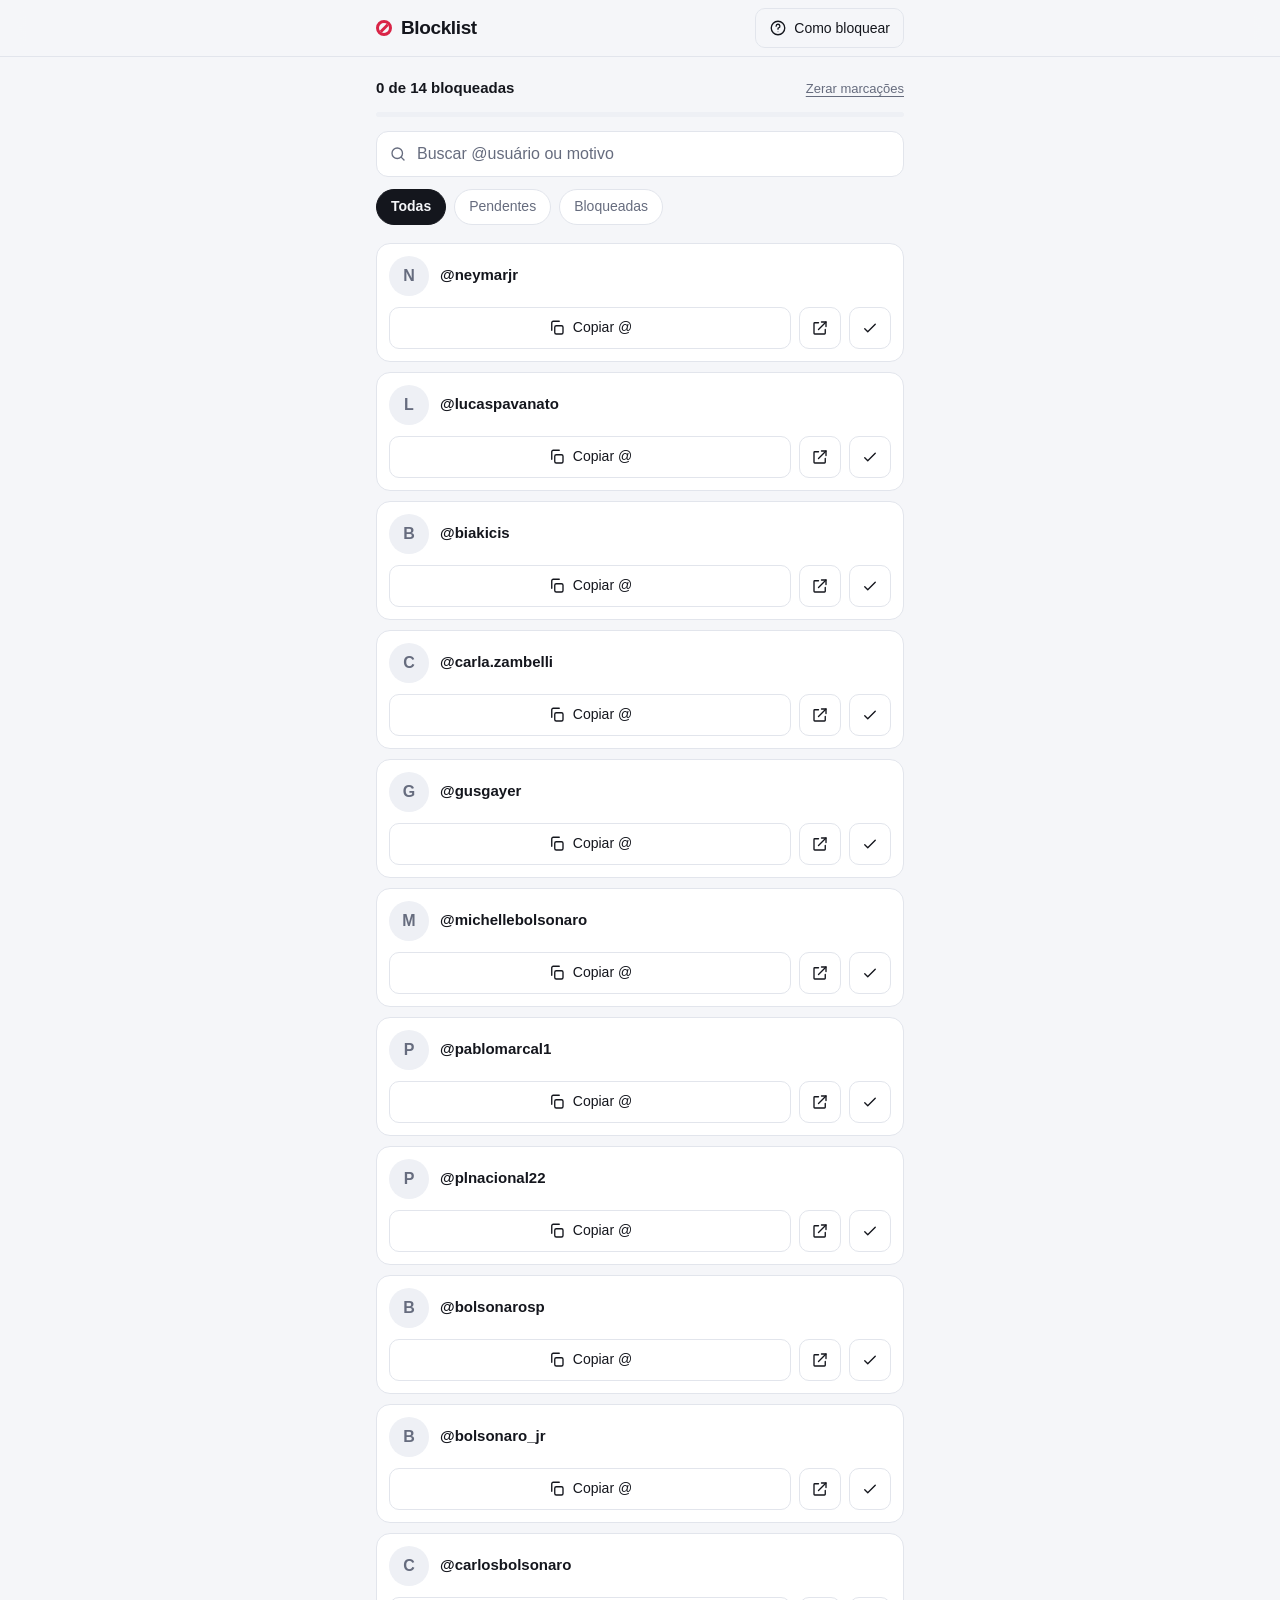
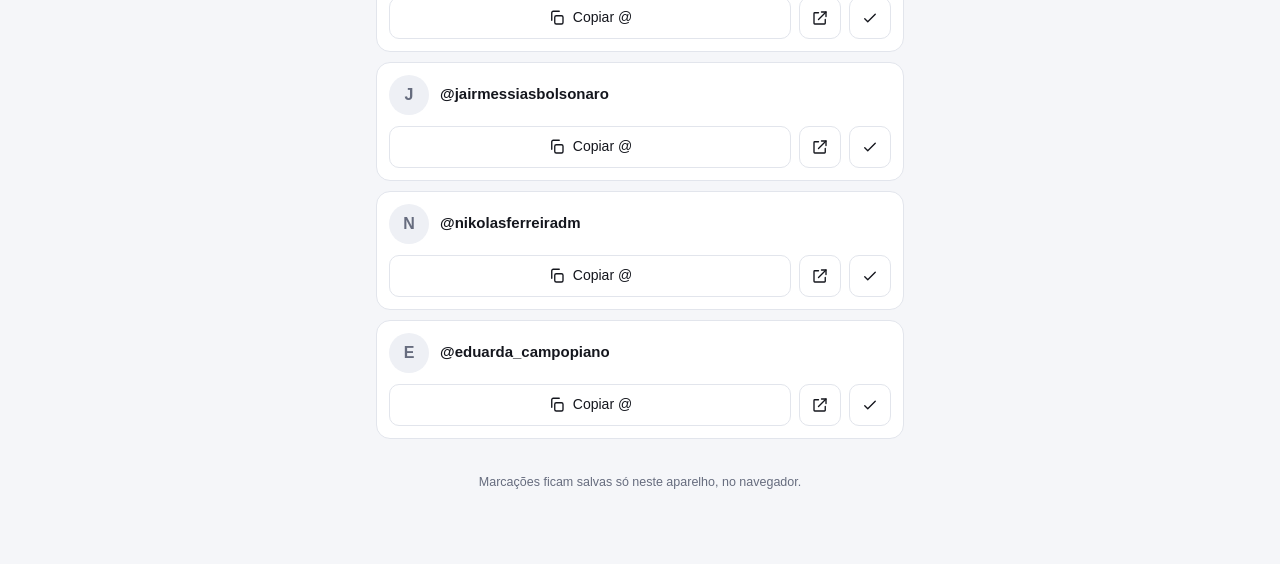
<file: index.html>
<!doctype html>
<html lang="pt-BR">
<head>
<meta charset="utf-8">
<meta name="viewport" content="width=device-width, initial-scale=1, viewport-fit=cover">
<meta name="color-scheme" content="dark light">
<meta name="theme-color" content="#0c0d11">
<title>Blocklist</title>
<meta name="description" content="Lista de contas do Instagram para bloquear, com cópia rápida do @ e instruções passo a passo.">
<link rel="icon" href="data:image/svg+xml,<svg xmlns='http://www.w3.org/2000/svg' viewBox='0 0 32 32'><circle cx='16' cy='16' r='11' fill='none' stroke='%23ff4d6a' stroke-width='4'/><line x1='8' y1='24' x2='24' y2='8' stroke='%23ff4d6a' stroke-width='4'/></svg>">
<link rel="stylesheet" href="styles.css">
</head>
<body>

<header class="topbar">
  <div class="wrap topbar__inner">
    <h1 class="brand">
      <span class="brand__mark" aria-hidden="true"></span>
      Blocklist
    </h1>
    <button type="button" class="btn btn--ghost" id="btnHelp">
      <svg class="ico" viewBox="0 0 24 24" aria-hidden="true"><circle cx="12" cy="12" r="9"/><path d="M9.5 9.5a2.5 2.5 0 1 1 3.2 2.4c-.6.2-.7.6-.7 1.1v.5"/><circle cx="12" cy="17" r=".6" fill="currentColor" stroke="none"/></svg>
      Como bloquear
    </button>
  </div>
</header>

<main class="wrap">

  <section class="progress" aria-label="Progresso">
    <div class="progress__row">
      <strong id="progressText">0 de 0 bloqueadas</strong>
      <button type="button" class="linkbtn" id="btnReset">Zerar marcações</button>
    </div>
    <div class="progress__track"><div class="progress__bar" id="progressBar"></div></div>
  </section>

  <div class="controls">
    <div class="search">
      <svg class="ico search__ico" viewBox="0 0 24 24" aria-hidden="true"><circle cx="11" cy="11" r="7"/><path d="m20 20-3.5-3.5"/></svg>
      <input type="search" id="search" placeholder="Buscar @usuário ou motivo" autocomplete="off" autocapitalize="off" spellcheck="false" aria-label="Buscar na lista">
    </div>
    <div class="chips" role="tablist" aria-label="Filtrar lista">
      <button type="button" class="chip is-active" role="tab" aria-selected="true" data-filter="todas">Todas</button>
      <button type="button" class="chip" role="tab" aria-selected="false" data-filter="pendentes">Pendentes</button>
      <button type="button" class="chip" role="tab" aria-selected="false" data-filter="bloqueadas">Bloqueadas</button>
    </div>
  </div>

  <ul class="list" id="list"></ul>

  <p class="empty" id="empty" hidden>Nenhuma conta encontrada.</p>

  <p class="foot">Marcações ficam salvas só neste aparelho, no navegador.</p>
</main>

<dialog class="sheet" id="helpPanel" aria-labelledby="helpTitle">
  <div class="sheet__panel">
    <div class="sheet__grab" aria-hidden="true"></div>
    <h2 class="sheet__title" id="helpTitle">Como bloquear no Instagram</h2>
    <ol class="steps">
      <li>Toque em <strong>Copiar</strong> na conta da lista. O @ vai para a área de transferência.</li>
      <li>Toque em <strong>Abrir</strong> — o perfil abre direto no app. Se preferir, cole o @ na busca do Instagram.</li>
      <li>No perfil, toque nos <strong>três pontinhos</strong> (⋯) no canto superior direito.</li>
      <li>Escolha <strong>Bloquear</strong>.</li>
      <li>Confirme em <strong>Bloquear</strong>. O Instagram oferece bloquear também as contas novas que a pessoa criar — marque essa opção se aparecer.</li>
      <li>Volte aqui e toque no <strong>✓</strong> para marcar a conta como feita.</li>
    </ol>
    <p class="sheet__note">Bloquear é silencioso: a pessoa não recebe nenhum aviso.</p>
    <button type="button" class="btn btn--primary btn--block" id="btnCloseHelp">Entendi</button>
  </div>
</dialog>

<div class="toast" id="toast" role="status" aria-live="polite"></div>

<script src="accounts.js"></script>
<script src="app.js"></script>
</body>
</html>
</file>
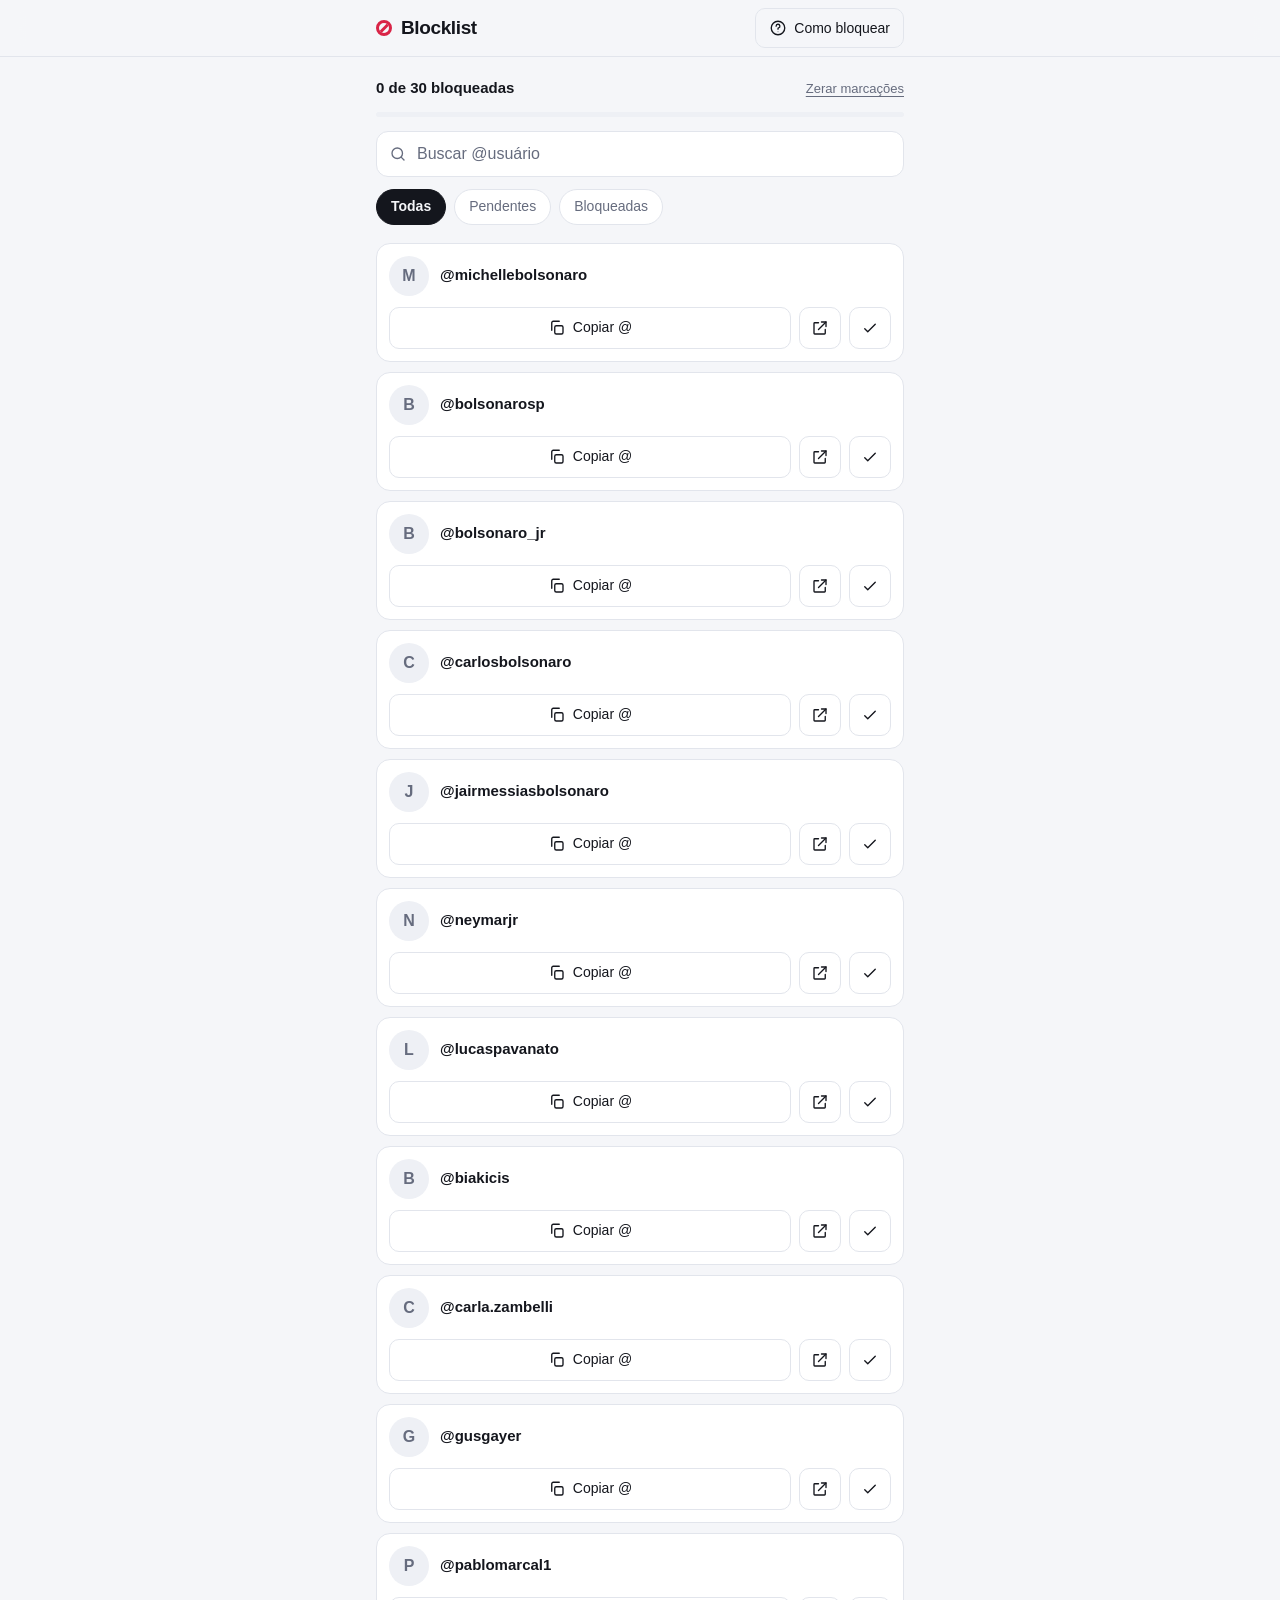
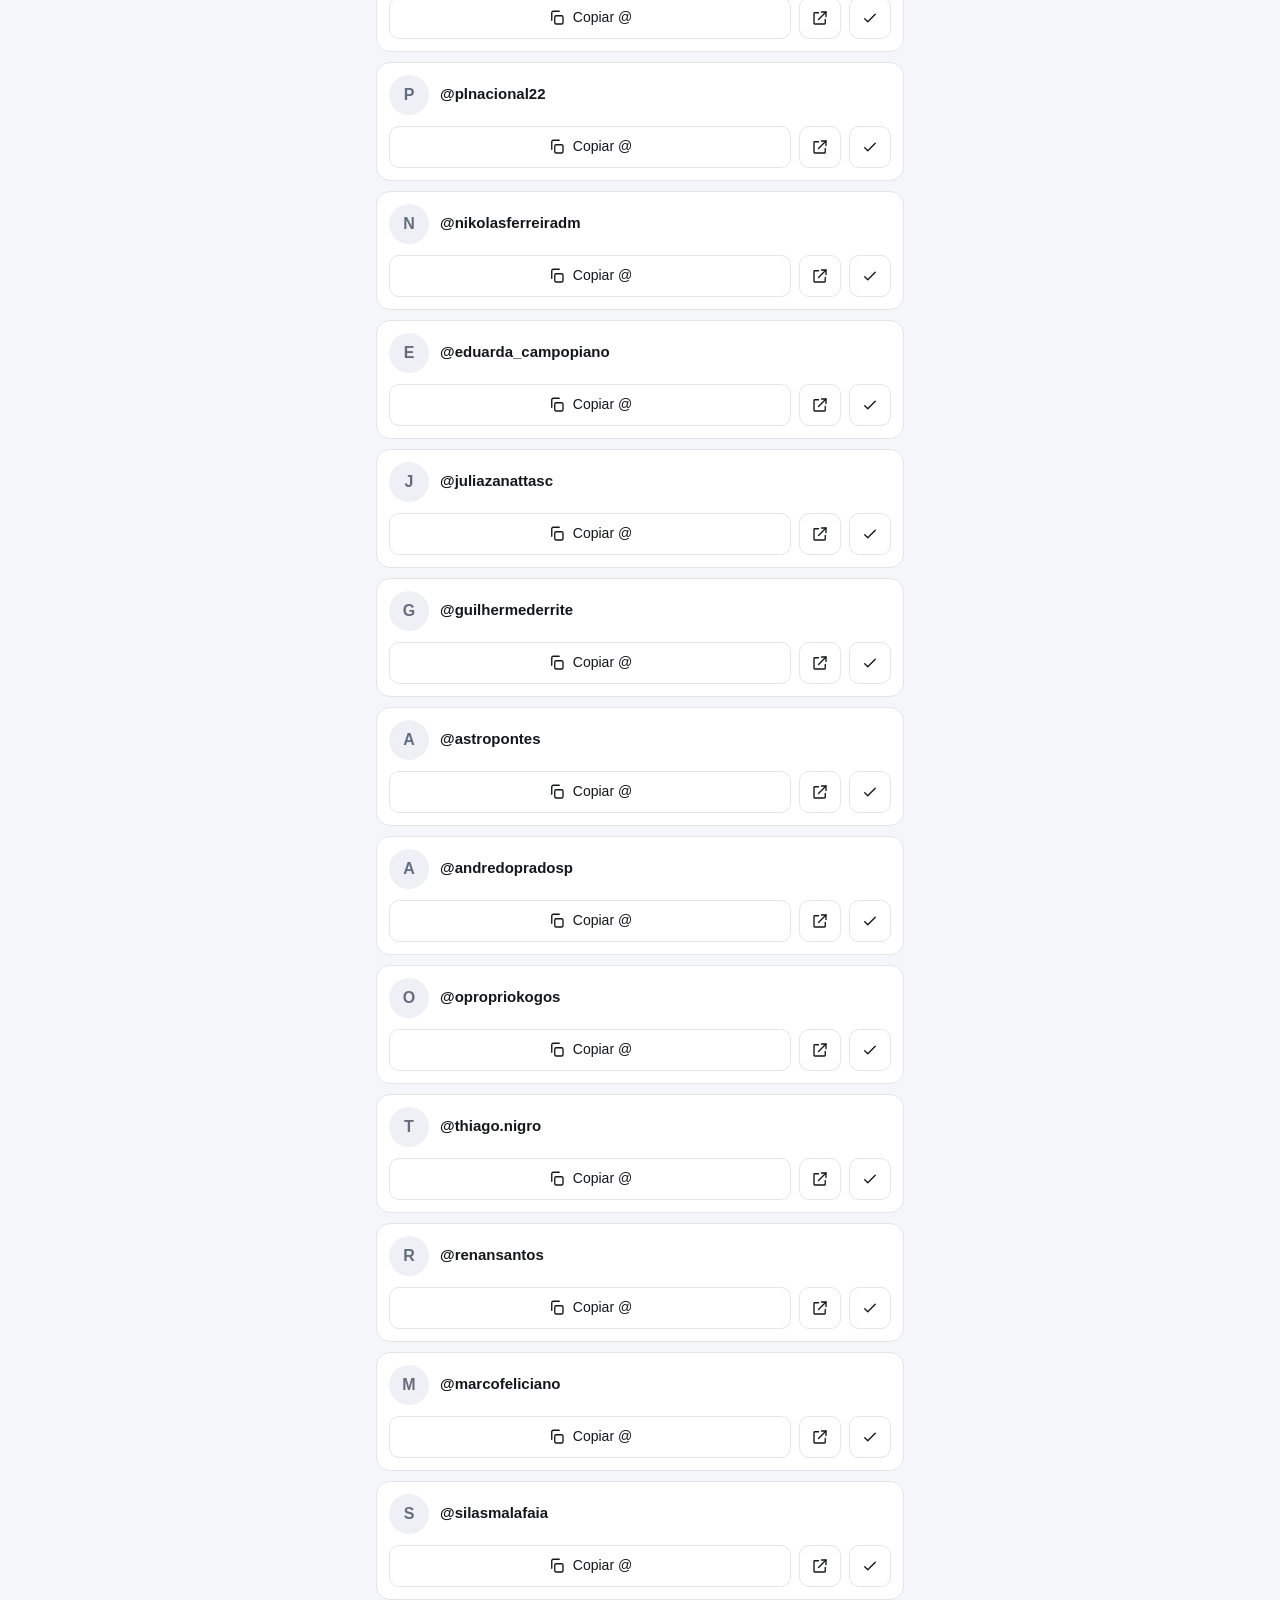
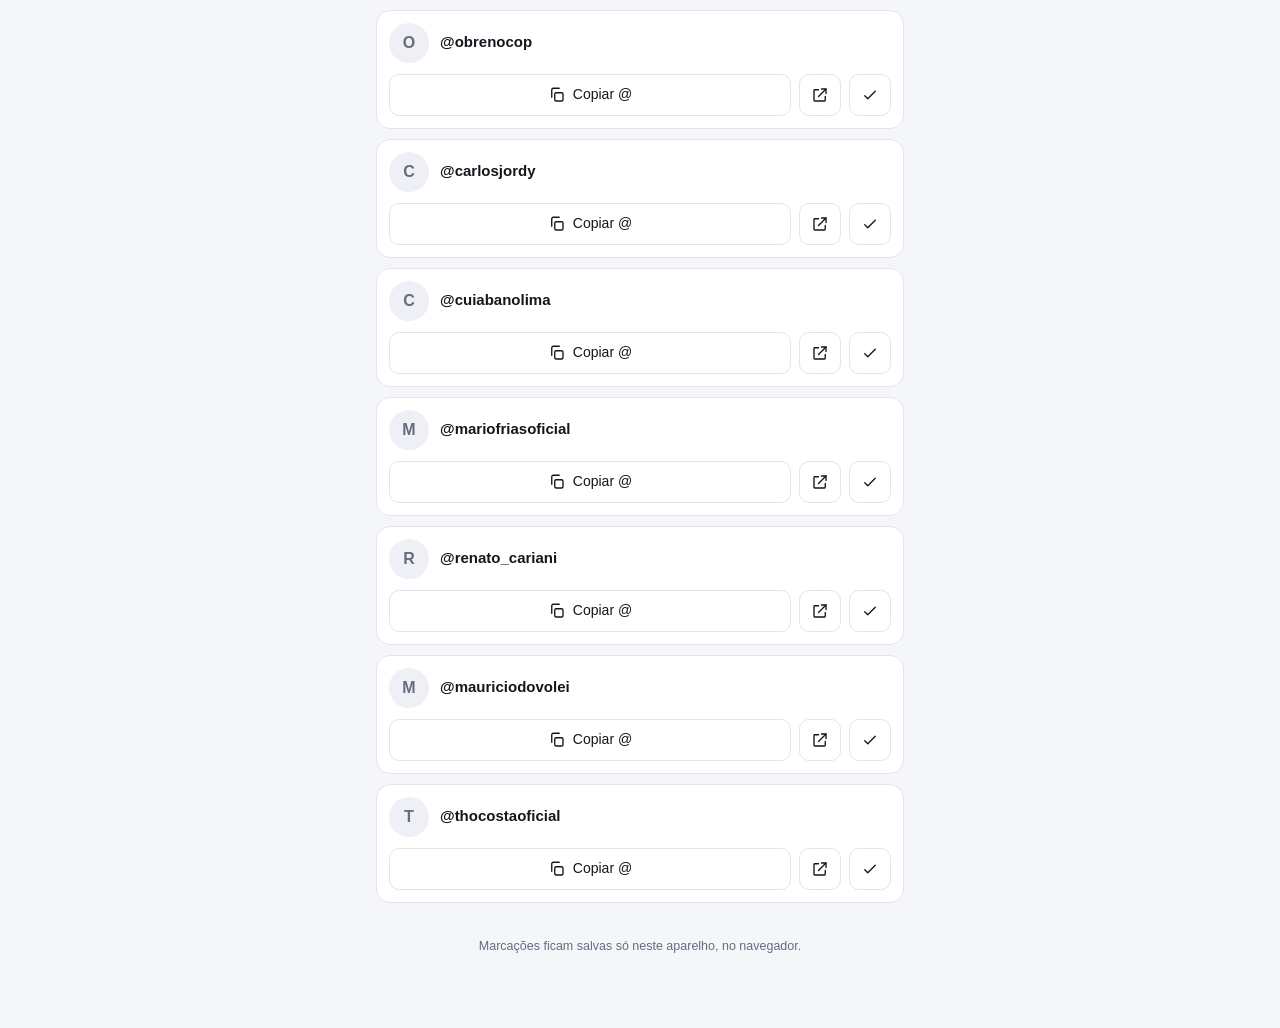
<file: public/index.html>
<!doctype html>
<html lang="pt-BR">
<head>
<meta charset="utf-8">
<meta name="viewport" content="width=device-width, initial-scale=1, viewport-fit=cover">
<meta name="color-scheme" content="dark light">
<meta name="theme-color" content="#0c0d11">
<title>Blocklist</title>
<meta name="description" content="Lista de contas do Instagram para bloquear, com cópia rápida do @ e instruções passo a passo.">
<link rel="icon" href="data:image/svg+xml,<svg xmlns='http://www.w3.org/2000/svg' viewBox='0 0 32 32'><circle cx='16' cy='16' r='11' fill='none' stroke='%23ff4d6a' stroke-width='4'/><line x1='8' y1='24' x2='24' y2='8' stroke='%23ff4d6a' stroke-width='4'/></svg>">
<link rel="stylesheet" href="styles.css">
</head>
<body>

<header class="topbar">
  <div class="wrap topbar__inner">
    <h1 class="brand">
      <span class="brand__mark" aria-hidden="true"></span>
      Blocklist
    </h1>
    <button type="button" class="btn btn--ghost" id="btnHelp">
      <svg class="ico" viewBox="0 0 24 24" aria-hidden="true"><circle cx="12" cy="12" r="9"/><path d="M9.5 9.5a2.5 2.5 0 1 1 3.2 2.4c-.6.2-.7.6-.7 1.1v.5"/><circle cx="12" cy="17" r=".6" fill="currentColor" stroke="none"/></svg>
      Como bloquear
    </button>
  </div>
</header>

<main class="wrap">

  <section class="progress" aria-label="Progresso">
    <div class="progress__row">
      <strong id="progressText">0 de 0 bloqueadas</strong>
      <button type="button" class="linkbtn" id="btnReset">Zerar marcações</button>
    </div>
    <div class="progress__track"><div class="progress__bar" id="progressBar"></div></div>
  </section>

  <div class="controls">
    <div class="search">
      <svg class="ico search__ico" viewBox="0 0 24 24" aria-hidden="true"><circle cx="11" cy="11" r="7"/><path d="m20 20-3.5-3.5"/></svg>
      <input type="search" id="search" placeholder="Buscar @usuário" autocomplete="off" autocapitalize="off" spellcheck="false" aria-label="Buscar na lista">
    </div>
    <div class="chips" role="tablist" aria-label="Filtrar lista">
      <button type="button" class="chip is-active" role="tab" aria-selected="true" data-filter="todas">Todas</button>
      <button type="button" class="chip" role="tab" aria-selected="false" data-filter="pendentes">Pendentes</button>
      <button type="button" class="chip" role="tab" aria-selected="false" data-filter="bloqueadas">Bloqueadas</button>
    </div>
  </div>

  <ul class="list" id="list"></ul>

  <p class="empty" id="empty" hidden>Nenhuma conta encontrada.</p>

  <p class="foot">Marcações ficam salvas só neste aparelho, no navegador.</p>
</main>

<dialog class="sheet" id="helpPanel" aria-labelledby="helpTitle">
  <div class="sheet__panel">
    <div class="sheet__grab" aria-hidden="true"></div>
    <h2 class="sheet__title" id="helpTitle">Como bloquear sem entrar nos perfis</h2>
    <p class="sheet__lead">Dá para bloquear direto pelas configurações, sem precisar visitar a página nem o feed dessas contas.</p>

    <ol class="guide">

      <li class="guide__step">
        <div class="guide__head">
          <span class="guide__num" aria-hidden="true">1</span>
          <p class="guide__text">No Instagram, vá em <strong>Configurações e atividade</strong> › <strong>Bloqueados</strong>.</p>
        </div>
        <div class="phone" aria-hidden="true">
          <div class="phone__bar"><span>9:41</span><span class="phone__status"></span></div>
          <div class="phone__nav">
            <svg class="phone__back" viewBox="0 0 24 24"><path d="m15 5-7 7 7 7"/></svg>
            <span class="phone__navtitle">Configurações e atividade</span>
          </div>
          <ul class="phone__list">
            <li><svg class="phone__ico" viewBox="0 0 24 24"><path d="M4 7h16M4 12h16M4 17h10"/></svg>Sua atividade<span class="phone__chev"></span></li>
            <li><svg class="phone__ico" viewBox="0 0 24 24"><path d="M18 16V11a6 6 0 1 0-12 0v5l-2 3h16z"/><path d="M10 21h4"/></svg>Notificações<span class="phone__chev"></span></li>
            <li><svg class="phone__ico" viewBox="0 0 24 24"><rect x="5" y="10" width="14" height="10" rx="2"/><path d="M8 10V7a4 4 0 0 1 8 0v3"/></svg>Privacidade<span class="phone__chev"></span></li>
            <li><svg class="phone__ico" viewBox="0 0 24 24"><path d="M12 3 5 6v6c0 4 3 7 7 9 4-2 7-5 7-9V6z"/><path d="m9 12 2 2 4-4"/></svg>Segurança<span class="phone__chev"></span></li>
            <li class="is-hl"><svg class="phone__ico" viewBox="0 0 24 24"><circle cx="12" cy="12" r="8"/><path d="m6.5 17.5 11-11"/></svg>Bloqueados<span class="phone__chev"></span></li>
          </ul>
        </div>
      </li>

      <li class="guide__step">
        <div class="guide__head">
          <span class="guide__num" aria-hidden="true">2</span>
          <p class="guide__text">Toque no ícone <strong>+</strong>, cole o <strong>@</strong> que você copiou aqui e selecione <strong>Bloquear</strong>.</p>
        </div>
        <div class="phone" aria-hidden="true">
          <div class="phone__bar"><span>9:41</span><span class="phone__status"></span></div>
          <div class="phone__nav">
            <svg class="phone__back" viewBox="0 0 24 24"><path d="m15 5-7 7 7 7"/></svg>
            <span class="phone__navtitle">Bloqueados</span>
            <svg class="phone__plus" viewBox="0 0 24 24"><circle cx="12" cy="12" r="9"/><path d="M12 8v8M8 12h8"/></svg>
          </div>
          <div class="phone__body">
            <div class="phone__field phone__field--search">
              <svg viewBox="0 0 24 24"><circle cx="11" cy="11" r="6.5"/><path d="m19 19-3.2-3.2"/></svg>Pesquisar
            </div>
            <div class="phone__field phone__field--input">Digite o nome do perfil...</div>
            <div class="phone__cta">Bloquear</div>
          </div>
        </div>
      </li>

      <li class="guide__step">
        <div class="guide__head">
          <span class="guide__num" aria-hidden="true">3</span>
          <p class="guide__text">Pronto. Você bloqueia pelas configurações, sem dar visualização a nenhum desses perfis.</p>
        </div>
        <div class="guide__art" aria-hidden="true">
          <svg viewBox="0 0 120 100">
            <circle cx="50" cy="34" r="17"/>
            <path d="M20 86a30 30 0 0 1 60 0z"/>
            <g class="guide__art-rays"><path d="M14 30 4 24M16 48 5 50M20 15 13 7"/></g>
            <circle class="guide__art-ban" cx="88" cy="70" r="20"/>
            <path class="guide__art-ban" d="m74 84 28-28"/>
          </svg>
        </div>
      </li>

    </ol>

    <p class="sheet__note">Bloquear é silencioso: a pessoa não recebe aviso nenhum. Se preferir ir pelo perfil, use o botão <strong>Abrir</strong> do card e os três pontinhos (⋯) › Bloquear.</p>
    <button type="button" class="btn btn--primary btn--block" id="btnCloseHelp">Entendi</button>
  </div>
</dialog>

<div class="toast" id="toast" role="status" aria-live="polite"></div>

<script src="accounts.js"></script>
<script src="app.js"></script>
</body>
</html>
</file>
<file: styles.css>
:root {
  --bg: #0c0d11;
  --surface: #14161d;
  --surface-2: #1b1e27;
  --border: #272b36;
  --text: #eceef4;
  --muted: #8b90a0;
  --accent: #ff4d6a;
  --accent-ink: #ffffff;
  --ok: #2fd18b;
  --radius: 14px;
  --safe-b: env(safe-area-inset-bottom, 0px);
}

@media (prefers-color-scheme: light) {
  :root:not([data-theme="dark"]) {
    --bg: #f5f6f9;
    --surface: #ffffff;
    --surface-2: #eef0f5;
    --border: #e2e5ec;
    --text: #14161d;
    --muted: #666c7e;
    --accent: #d92447;
    --ok: #12a06a;
  }
}

* { box-sizing: border-box; }

html { -webkit-text-size-adjust: 100%; }

body {
  margin: 0;
  background: var(--bg);
  color: var(--text);
  font: 16px/1.5 -apple-system, BlinkMacSystemFont, "Segoe UI", Roboto, "Helvetica Neue", Arial, sans-serif;
  -webkit-font-smoothing: antialiased;
  padding-bottom: calc(32px + var(--safe-b));
}

.wrap {
  width: 100%;
  max-width: 560px;
  margin: 0 auto;
  padding: 0 16px;
}

.ico {
  width: 18px;
  height: 18px;
  flex: 0 0 auto;
  fill: none;
  stroke: currentColor;
  stroke-width: 1.8;
  stroke-linecap: round;
  stroke-linejoin: round;
}

/* ---------- topo ---------- */

.topbar {
  position: sticky;
  top: 0;
  z-index: 10;
  background: color-mix(in srgb, var(--bg) 88%, transparent);
  backdrop-filter: saturate(140%) blur(12px);
  border-bottom: 1px solid var(--border);
}

.topbar__inner {
  display: flex;
  align-items: center;
  justify-content: space-between;
  gap: 12px;
  min-height: 56px;
}

.brand {
  display: flex;
  align-items: center;
  gap: 9px;
  margin: 0;
  font-size: 19px;
  letter-spacing: -0.02em;
}

.brand__mark {
  width: 16px;
  height: 16px;
  border-radius: 50%;
  border: 3px solid var(--accent);
  position: relative;
  overflow: hidden;
}

.brand__mark::after {
  content: "";
  position: absolute;
  inset: -4px;
  margin: auto;
  width: 3px;
  height: 22px;
  background: var(--accent);
  transform: rotate(45deg);
}

/* ---------- botões ---------- */

.btn {
  display: inline-flex;
  align-items: center;
  justify-content: center;
  gap: 7px;
  min-height: 40px;
  padding: 0 13px;
  border-radius: 10px;
  border: 1px solid var(--border);
  background: var(--surface);
  color: var(--text);
  font: inherit;
  font-size: 14px;
  font-weight: 500;
  cursor: pointer;
  -webkit-tap-highlight-color: transparent;
  transition: background .15s, border-color .15s, transform .08s;
}

.btn:active { transform: scale(.97); }

.btn--ghost { background: transparent; }

.btn--primary {
  background: var(--accent);
  border-color: var(--accent);
  color: var(--accent-ink);
}

.btn--block { width: 100%; min-height: 48px; font-size: 16px; }

.linkbtn {
  border: 0;
  background: none;
  padding: 4px 0;
  color: var(--muted);
  font: inherit;
  font-size: 13px;
  text-decoration: underline;
  text-underline-offset: 3px;
  cursor: pointer;
}

:is(.btn, .chip, .linkbtn, .icon-btn, input):focus-visible {
  outline: 2px solid var(--accent);
  outline-offset: 2px;
}

/* ---------- progresso ---------- */

.progress { padding: 18px 0 14px; }

.progress__row {
  display: flex;
  align-items: baseline;
  justify-content: space-between;
  gap: 12px;
  margin-bottom: 9px;
}

.progress__row strong { font-size: 15px; font-weight: 600; }

.progress__track {
  height: 5px;
  border-radius: 99px;
  background: var(--surface-2);
  overflow: hidden;
}

.progress__bar {
  height: 100%;
  width: 0;
  border-radius: 99px;
  background: var(--ok);
  transition: width .3s ease;
}

/* ---------- busca e filtros ---------- */

.controls { display: grid; gap: 10px; margin-bottom: 16px; }

.search { position: relative; }

.search__ico {
  position: absolute;
  left: 13px;
  top: 50%;
  transform: translateY(-50%);
  color: var(--muted);
  pointer-events: none;
}

.search input {
  width: 100%;
  min-height: 46px;
  padding: 0 14px 0 40px;
  border-radius: 12px;
  border: 1px solid var(--border);
  background: var(--surface);
  color: var(--text);
  font: inherit;
  font-size: 16px; /* 16px evita zoom automático no iOS */
}

.search input::placeholder { color: var(--muted); }
.search input::-webkit-search-cancel-button { filter: grayscale(1) opacity(.6); }

.chips {
  display: flex;
  gap: 8px;
  overflow-x: auto;
  scrollbar-width: none;
  margin: 0 -16px;
  padding: 2px 16px;
}

.chips::-webkit-scrollbar { display: none; }

.chip {
  flex: 0 0 auto;
  min-height: 36px;
  padding: 0 14px;
  border-radius: 99px;
  border: 1px solid var(--border);
  background: var(--surface);
  color: var(--muted);
  font: inherit;
  font-size: 14px;
  cursor: pointer;
  -webkit-tap-highlight-color: transparent;
}

.chip.is-active {
  background: var(--text);
  border-color: var(--text);
  color: var(--bg);
  font-weight: 600;
}

/* ---------- lista ---------- */

.list {
  list-style: none;
  margin: 0;
  padding: 0;
  display: grid;
  gap: 10px;
}

.item {
  background: var(--surface);
  border: 1px solid var(--border);
  border-radius: var(--radius);
  padding: 12px;
  transition: opacity .2s;
}

.item.is-blocked { opacity: .5; }
.item.is-blocked .item__handle { text-decoration: line-through; }

.item__head {
  display: flex;
  align-items: center;
  gap: 11px;
  margin-bottom: 11px;
}

.avatar {
  width: 40px;
  height: 40px;
  flex: 0 0 auto;
  border-radius: 50%;
  display: grid;
  place-items: center;
  background: var(--surface-2);
  color: var(--muted);
  font-weight: 700;
  font-size: 16px;
  text-transform: uppercase;
}

.item__meta { min-width: 0; flex: 1; }

.item__handle {
  font-weight: 600;
  font-size: 15px;
  white-space: nowrap;
  overflow: hidden;
  text-overflow: ellipsis;
}

.item__note {
  color: var(--muted);
  font-size: 13px;
  line-height: 1.35;
  margin-top: 2px;
  display: -webkit-box;
  -webkit-line-clamp: 2;
  -webkit-box-orient: vertical;
  overflow: hidden;
}

.item__actions {
  display: grid;
  grid-template-columns: 1fr auto auto;
  gap: 8px;
}

.item__actions .btn { min-height: 42px; }

.btn--icon { padding: 0; width: 42px; }

.btn--done {
  color: var(--ok);
  border-color: color-mix(in srgb, var(--ok) 45%, var(--border));
  background: color-mix(in srgb, var(--ok) 12%, transparent);
}

.btn.is-copied {
  color: var(--ok);
  border-color: color-mix(in srgb, var(--ok) 45%, var(--border));
}

.empty, .foot {
  text-align: center;
  color: var(--muted);
  font-size: 14px;
  padding: 28px 8px;
}

.foot { font-size: 12.5px; padding-top: 22px; }

/* ---------- painel de instruções ---------- */

.sheet {
  border: 0;
  padding: 0;
  background: transparent;
  width: 100%;
  max-width: 560px;
  margin: auto auto 0;
}

.sheet::backdrop { background: rgba(0, 0, 0, .65); }

.sheet__panel {
  background: var(--surface);
  border: 1px solid var(--border);
  border-bottom: 0;
  border-radius: 20px 20px 0 0;
  padding: 10px 18px calc(20px + var(--safe-b));
  color: var(--text);
}

.sheet__grab {
  width: 38px;
  height: 4px;
  border-radius: 99px;
  background: var(--border);
  margin: 0 auto 14px;
}

.sheet__title { margin: 0 0 14px; font-size: 18px; letter-spacing: -0.01em; }

.steps { margin: 0 0 16px; padding-left: 20px; display: grid; gap: 10px; }
.steps li { font-size: 14.5px; line-height: 1.45; padding-left: 2px; }
.steps strong { font-weight: 600; }

.sheet__note {
  margin: 0 0 16px;
  padding: 11px 13px;
  border-radius: 10px;
  background: var(--surface-2);
  color: var(--muted);
  font-size: 13.5px;
}

/* ---------- toast ---------- */

.toast {
  position: fixed;
  left: 50%;
  bottom: calc(22px + var(--safe-b));
  transform: translate(-50%, 14px);
  z-index: 50;
  max-width: calc(100% - 32px);
  padding: 11px 16px;
  border-radius: 99px;
  background: var(--text);
  color: var(--bg);
  font-size: 14px;
  font-weight: 500;
  opacity: 0;
  pointer-events: none;
  transition: opacity .2s, transform .2s;
}

.toast.is-on { opacity: 1; transform: translate(-50%, 0); }

@media (prefers-reduced-motion: reduce) {
  * { transition: none !important; animation: none !important; }
}
</file>
<file: public/styles.css>
:root {
  --bg: #0c0d11;
  --surface: #14161d;
  --surface-2: #1b1e27;
  --border: #272b36;
  --text: #eceef4;
  --muted: #8b90a0;
  --accent: #ff4d6a;
  --accent-ink: #ffffff;
  --ok: #2fd18b;
  --radius: 14px;
  --safe-b: env(safe-area-inset-bottom, 0px);
}

@media (prefers-color-scheme: light) {
  :root:not([data-theme="dark"]) {
    --bg: #f5f6f9;
    --surface: #ffffff;
    --surface-2: #eef0f5;
    --border: #e2e5ec;
    --text: #14161d;
    --muted: #666c7e;
    --accent: #d92447;
    --ok: #12a06a;
  }
}

* { box-sizing: border-box; }

html { -webkit-text-size-adjust: 100%; }

body {
  margin: 0;
  background: var(--bg);
  color: var(--text);
  font: 16px/1.5 -apple-system, BlinkMacSystemFont, "Segoe UI", Roboto, "Helvetica Neue", Arial, sans-serif;
  -webkit-font-smoothing: antialiased;
  padding-bottom: calc(32px + var(--safe-b));
}

.wrap {
  width: 100%;
  max-width: 560px;
  margin: 0 auto;
  padding: 0 16px;
}

.ico {
  width: 18px;
  height: 18px;
  flex: 0 0 auto;
  fill: none;
  stroke: currentColor;
  stroke-width: 1.8;
  stroke-linecap: round;
  stroke-linejoin: round;
}

/* ---------- topo ---------- */

.topbar {
  position: sticky;
  top: 0;
  z-index: 10;
  background: color-mix(in srgb, var(--bg) 88%, transparent);
  backdrop-filter: saturate(140%) blur(12px);
  border-bottom: 1px solid var(--border);
}

.topbar__inner {
  display: flex;
  align-items: center;
  justify-content: space-between;
  gap: 12px;
  min-height: 56px;
}

.brand {
  display: flex;
  align-items: center;
  gap: 9px;
  margin: 0;
  font-size: 19px;
  letter-spacing: -0.02em;
}

.brand__mark {
  width: 16px;
  height: 16px;
  border-radius: 50%;
  border: 3px solid var(--accent);
  position: relative;
  overflow: hidden;
}

.brand__mark::after {
  content: "";
  position: absolute;
  inset: -4px;
  margin: auto;
  width: 3px;
  height: 22px;
  background: var(--accent);
  transform: rotate(45deg);
}

/* ---------- botões ---------- */

.btn {
  display: inline-flex;
  align-items: center;
  justify-content: center;
  gap: 7px;
  min-height: 40px;
  padding: 0 13px;
  border-radius: 10px;
  border: 1px solid var(--border);
  background: var(--surface);
  color: var(--text);
  font: inherit;
  font-size: 14px;
  font-weight: 500;
  cursor: pointer;
  -webkit-tap-highlight-color: transparent;
  transition: background .15s, border-color .15s, transform .08s;
}

.btn:active { transform: scale(.97); }

.btn--ghost { background: transparent; }

.btn--primary {
  background: var(--accent);
  border-color: var(--accent);
  color: var(--accent-ink);
}

.btn--block { width: 100%; min-height: 48px; font-size: 16px; }

.linkbtn {
  border: 0;
  background: none;
  padding: 4px 0;
  color: var(--muted);
  font: inherit;
  font-size: 13px;
  text-decoration: underline;
  text-underline-offset: 3px;
  cursor: pointer;
}

:is(.btn, .chip, .linkbtn, .icon-btn, input):focus-visible {
  outline: 2px solid var(--accent);
  outline-offset: 2px;
}

/* ---------- progresso ---------- */

.progress { padding: 18px 0 14px; }

.progress__row {
  display: flex;
  align-items: baseline;
  justify-content: space-between;
  gap: 12px;
  margin-bottom: 9px;
}

.progress__row strong { font-size: 15px; font-weight: 600; }

.progress__track {
  height: 5px;
  border-radius: 99px;
  background: var(--surface-2);
  overflow: hidden;
}

.progress__bar {
  height: 100%;
  width: 0;
  border-radius: 99px;
  background: var(--ok);
  transition: width .3s ease;
}

/* ---------- busca e filtros ---------- */

.controls { display: grid; gap: 10px; margin-bottom: 16px; }

.search { position: relative; }

.search__ico {
  position: absolute;
  left: 13px;
  top: 50%;
  transform: translateY(-50%);
  color: var(--muted);
  pointer-events: none;
}

.search input {
  width: 100%;
  min-height: 46px;
  padding: 0 14px 0 40px;
  border-radius: 12px;
  border: 1px solid var(--border);
  background: var(--surface);
  color: var(--text);
  font: inherit;
  font-size: 16px; /* 16px evita zoom automático no iOS */
}

.search input::placeholder { color: var(--muted); }
.search input::-webkit-search-cancel-button { filter: grayscale(1) opacity(.6); }

.chips {
  display: flex;
  gap: 8px;
  overflow-x: auto;
  scrollbar-width: none;
  margin: 0 -16px;
  padding: 2px 16px;
}

.chips::-webkit-scrollbar { display: none; }

.chip {
  flex: 0 0 auto;
  min-height: 36px;
  padding: 0 14px;
  border-radius: 99px;
  border: 1px solid var(--border);
  background: var(--surface);
  color: var(--muted);
  font: inherit;
  font-size: 14px;
  cursor: pointer;
  -webkit-tap-highlight-color: transparent;
}

.chip.is-active {
  background: var(--text);
  border-color: var(--text);
  color: var(--bg);
  font-weight: 600;
}

/* ---------- lista ---------- */

.list {
  list-style: none;
  margin: 0;
  padding: 0;
  display: grid;
  gap: 10px;
}

.item {
  background: var(--surface);
  border: 1px solid var(--border);
  border-radius: var(--radius);
  padding: 12px;
  transition: opacity .2s;
}

.item.is-blocked { opacity: .5; }
.item.is-blocked .item__handle { text-decoration: line-through; }

.item__head {
  display: flex;
  align-items: center;
  gap: 11px;
  margin-bottom: 11px;
}

.avatar {
  width: 40px;
  height: 40px;
  flex: 0 0 auto;
  border-radius: 50%;
  display: grid;
  place-items: center;
  background: var(--surface-2);
  color: var(--muted);
  font-weight: 700;
  font-size: 16px;
  text-transform: uppercase;
}

.item__meta { min-width: 0; flex: 1; }

.item__handle {
  font-weight: 600;
  font-size: 15px;
  white-space: nowrap;
  overflow: hidden;
  text-overflow: ellipsis;
}

.item__note {
  color: var(--muted);
  font-size: 13px;
  line-height: 1.35;
  margin-top: 2px;
  display: -webkit-box;
  -webkit-line-clamp: 2;
  -webkit-box-orient: vertical;
  overflow: hidden;
}

.item__actions {
  display: grid;
  grid-template-columns: 1fr auto auto;
  gap: 8px;
}

.item__actions .btn { min-height: 42px; }

.btn--icon { padding: 0; width: 42px; }

.btn--done {
  color: var(--ok);
  border-color: color-mix(in srgb, var(--ok) 45%, var(--border));
  background: color-mix(in srgb, var(--ok) 12%, transparent);
}

.btn.is-copied {
  color: var(--ok);
  border-color: color-mix(in srgb, var(--ok) 45%, var(--border));
}

.empty, .foot {
  text-align: center;
  color: var(--muted);
  font-size: 14px;
  padding: 28px 8px;
}

.foot { font-size: 12.5px; padding-top: 22px; }

/* ---------- painel de instruções ---------- */

.sheet {
  border: 0;
  padding: 0;
  background: transparent;
  width: 100%;
  max-width: 560px;
  margin: auto auto 0;
}

.sheet::backdrop { background: rgba(0, 0, 0, .65); }

.sheet__panel {
  background: var(--surface);
  border: 1px solid var(--border);
  border-bottom: 0;
  border-radius: 20px 20px 0 0;
  padding: 10px 18px calc(20px + var(--safe-b));
  color: var(--text);
  max-height: 86dvh;
  overflow-y: auto;
  overscroll-behavior: contain;
}

.sheet__grab {
  width: 38px;
  height: 4px;
  border-radius: 99px;
  background: var(--border);
  margin: 0 auto 14px;
}

.sheet__title { margin: 0 0 14px; font-size: 18px; letter-spacing: -0.01em; }

.sheet__lead {
  margin: 0 0 20px;
  color: var(--muted);
  font-size: 14px;
  line-height: 1.45;
}

.guide {
  list-style: none;
  margin: 0 0 18px;
  padding: 0;
  display: grid;
  gap: 24px;
}

.guide__step { display: grid; gap: 13px; }

.guide__head { display: flex; align-items: flex-start; gap: 11px; }

.guide__num {
  flex: 0 0 auto;
  width: 26px;
  height: 26px;
  border-radius: 50%;
  display: grid;
  place-items: center;
  background: var(--text);
  color: var(--bg);
  font-size: 14px;
  font-weight: 700;
  line-height: 1;
}

.guide__text { margin: 0; font-size: 14.5px; line-height: 1.45; }
.guide__text strong { font-weight: 600; }

/* ---------- maquete de celular (cores fixas: representa um print do app) ---------- */

.phone {
  --ph-ink: #111318;
  --ph-mut: #9aa0ab;
  --ph-line: #e9ebef;
  --ph-blue: #3b93f7;
  width: 100%;
  max-width: 268px;
  margin: 0 auto;
  background: #fff;
  color: var(--ph-ink);
  border: 3px solid #1a1c22;
  border-radius: 20px;
  overflow: hidden;
  box-shadow: 0 8px 22px rgba(0, 0, 0, .22);
}

.phone__bar {
  display: flex;
  align-items: center;
  justify-content: space-between;
  padding: 7px 12px 4px;
  font-size: 10px;
  font-weight: 600;
}

.phone__status {
  width: 22px;
  height: 9px;
  border: 1.2px solid var(--ph-ink);
  border-radius: 2.5px;
  position: relative;
  opacity: .7;
}

.phone__status::after {
  content: "";
  position: absolute;
  inset: 1.5px;
  right: 7px;
  background: var(--ph-ink);
  border-radius: 1px;
}

.phone__nav {
  display: flex;
  align-items: center;
  gap: 8px;
  padding: 3px 11px 9px;
  border-bottom: 1px solid var(--ph-line);
}

.phone__navtitle { flex: 1; font-size: 12px; font-weight: 700; }

.phone__back, .phone__plus {
  width: 13px;
  height: 13px;
  flex: 0 0 auto;
  fill: none;
  stroke: var(--ph-ink);
  stroke-width: 2;
  stroke-linecap: round;
  stroke-linejoin: round;
}

.phone__plus { width: 15px; height: 15px; stroke: var(--ph-blue); }

.phone__list { list-style: none; margin: 0; padding: 4px 0 8px; }

.phone__list li {
  display: flex;
  align-items: center;
  gap: 9px;
  padding: 7px 11px;
  font-size: 11.5px;
}

.phone__list li.is-hl { background: #dde3ef; font-weight: 600; }

.phone__ico {
  width: 14px;
  height: 14px;
  flex: 0 0 auto;
  fill: none;
  stroke: var(--ph-ink);
  stroke-width: 1.7;
  stroke-linecap: round;
  stroke-linejoin: round;
}

.phone__chev {
  margin-left: auto;
  width: 5px;
  height: 5px;
  border-right: 1.4px solid var(--ph-mut);
  border-top: 1.4px solid var(--ph-mut);
  transform: rotate(45deg);
}

.phone__body { padding: 11px; display: grid; gap: 8px; }

.phone__field {
  display: flex;
  align-items: center;
  gap: 6px;
  min-height: 27px;
  padding: 0 9px;
  border-radius: 7px;
  font-size: 11px;
  color: var(--ph-mut);
}

.phone__field svg {
  width: 12px;
  height: 12px;
  flex: 0 0 auto;
  fill: none;
  stroke: var(--ph-mut);
  stroke-width: 1.8;
  stroke-linecap: round;
}

.phone__field--search { background: #f0f1f4; }
.phone__field--input { border: 1px solid var(--ph-line); }

.phone__cta {
  min-height: 29px;
  display: grid;
  place-items: center;
  border-radius: 7px;
  background: var(--ph-blue);
  color: #fff;
  font-size: 11.5px;
  font-weight: 600;
}

/* ---------- ilustração do passo 3 ---------- */

.guide__art { display: grid; place-items: center; padding: 2px 0 4px; }

.guide__art svg { width: 128px; height: auto; fill: var(--text); stroke: none; }

.guide__art-rays {
  fill: none;
  stroke: var(--text);
  stroke-width: 4;
  stroke-linecap: round;
}

.guide__art-ban {
  fill: none;
  stroke: var(--accent);
  stroke-width: 7;
  stroke-linecap: round;
}

.sheet__note {
  margin: 0 0 16px;
  padding: 11px 13px;
  border-radius: 10px;
  background: var(--surface-2);
  color: var(--muted);
  font-size: 13.5px;
}

/* ---------- toast ---------- */

.toast {
  position: fixed;
  left: 50%;
  bottom: calc(22px + var(--safe-b));
  transform: translate(-50%, 14px);
  z-index: 50;
  max-width: calc(100% - 32px);
  padding: 11px 16px;
  border-radius: 99px;
  background: var(--text);
  color: var(--bg);
  font-size: 14px;
  font-weight: 500;
  opacity: 0;
  pointer-events: none;
  transition: opacity .2s, transform .2s;
}

.toast.is-on { opacity: 1; transform: translate(-50%, 0); }

@media (prefers-reduced-motion: reduce) {
  * { transition: none !important; animation: none !important; }
}
</file>
